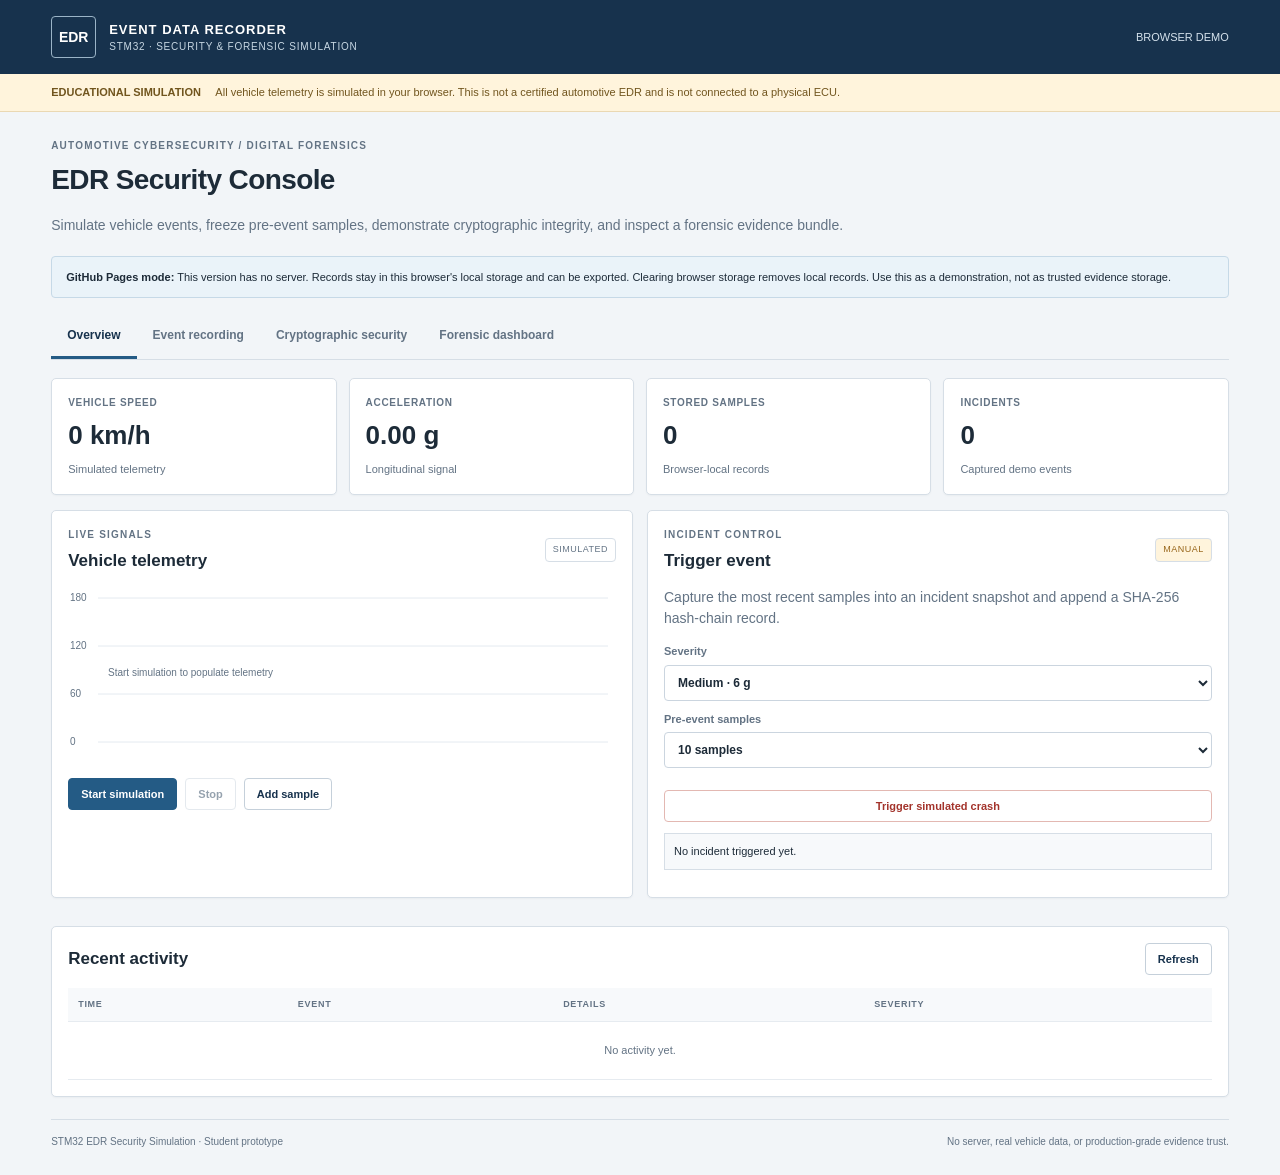
<file: index.html>
<!DOCTYPE html>
<html lang="en">
<head>
  <meta charset="UTF-8">
  <meta http-equiv="refresh" content="0; url=./stm32-edr-github-pages/">
  <title>STM32 EDR Security & Forensic Simulation</title>
</head>
<body>
  <p>Opening the EDR dashboard...</p>
  <p>
    <a href="./stm32-edr-github-pages/">Open the dashboard</a>
  </p>
</body>
</html>
</file>
<file: stm32-edr-github-pages/css/styles.css>
:root{--navy:#17324d;--blue:#245b85;--bg:#f2f5f8;--panel:#fff;--line:#d6dee6;--text:#1d2b38;--muted:#637384;--green:#24764c;--amber:#966316;--red:#a3332b}*{box-sizing:border-box}body{margin:0;background:var(--bg);color:var(--text);font:14px/1.5 "Segoe UI",Arial,sans-serif}.topbar{display:flex;align-items:center;gap:13px;background:var(--navy);color:#fff;padding:16px clamp(16px,4vw,52px)}.mark{display:grid;place-items:center;width:45px;height:42px;border:1px solid #9bb4c7;border-radius:4px;font-weight:800}.topbar strong,.topbar small{display:block}.topbar strong{font-size:13px;letter-spacing:1px}.topbar small{font-size:10px;color:#c7d7e3;letter-spacing:.8px}.server{margin-left:auto;font-size:11px;color:#d5e2ec}.warning{padding:10px clamp(16px,4vw,52px);background:#fff4dc;color:#71551e;border-bottom:1px solid #ead8b3;font-size:11px}.warning b{margin-right:12px}main{max-width:1360px;margin:auto;padding:26px clamp(16px,4vw,52px)}.pagehead{margin-bottom:20px}.eyebrow{font-size:10px;font-weight:800;letter-spacing:1.2px;color:var(--muted);margin:0 0 6px}h1{font-size:28px;margin:0 0 7px;letter-spacing:-.6px}h2{font-size:17px;margin:0}.muted{color:var(--muted)}.small{font-size:10px}.notice{padding:12px 14px;border:1px solid #c6d9e7;background:#eaf3f9;border-radius:4px;margin-bottom:16px;font-size:11px}.tabs{display:flex;overflow:auto;border-bottom:1px solid var(--line);margin-bottom:18px}.tab{border:0;border-bottom:3px solid transparent;background:transparent;padding:12px 16px;color:var(--muted);font:inherit;font-size:12px;font-weight:700;white-space:nowrap;cursor:pointer}.tab.active{color:var(--navy);border-color:var(--blue)}.view{display:none}.view.active{display:block}.metrics{display:grid;grid-template-columns:repeat(4,1fr);gap:12px;margin-bottom:15px}.metric,.card{background:var(--panel);border:1px solid var(--line);border-radius:5px;padding:16px;box-shadow:0 1px 2px #142a3c0a}.metric small{display:block;font-size:10px;color:var(--muted);font-weight:800;letter-spacing:.7px}.metric strong{display:block;font-size:26px;margin:6px 0}.metric p{font-size:11px;color:var(--muted);margin:0}.grid{display:grid;grid-template-columns:1fr 1fr;gap:14px;margin-bottom:14px}.card{margin-bottom:14px;min-width:0}.cardhead{display:flex;align-items:center;justify-content:space-between;gap:12px;margin-bottom:13px}.badge{font-size:9px;letter-spacing:.5px;border:1px solid var(--line);border-radius:4px;padding:4px 7px;color:var(--muted);white-space:nowrap}.badge.amber{background:#fff4dc;color:var(--amber)}.btn{border:1px solid #c5d0da;border-radius:4px;background:#fff;color:var(--navy);padding:9px 12px;font-size:11px;font-weight:700;cursor:pointer}.btn:hover{background:#f0f4f7}.btn.primary{background:var(--blue);border-color:var(--blue);color:#fff}.btn.danger{color:var(--red);border-color:#e3b8b2}.btn:disabled{opacity:.45;cursor:not-allowed}.actions{display:flex;align-items:center;gap:8px;flex-wrap:wrap;margin-top:12px}.full{width:100%;margin-top:12px}label{display:block;font-size:11px;font-weight:700;color:var(--muted);margin:10px 0}select,textarea{display:block;width:100%;margin-top:5px;border:1px solid #cbd5df;border-radius:4px;background:#fff;padding:9px;font:inherit;font-size:12px;color:var(--text)}textarea{min-height:90px;resize:vertical;font-family:ui-monospace,Consolas,monospace}.inline{padding:9px;background:#f7f9fb;border:1px solid var(--line);font-size:11px}.scroll{overflow-x:auto}table{border-collapse:collapse;width:100%;font-size:11px;text-align:left}th{background:#f7f9fb;text-transform:uppercase;font-size:9px;letter-spacing:.7px;color:var(--muted)}th,td{padding:10px;border-bottom:1px solid #e6ebf0;vertical-align:top;overflow-wrap:anywhere}td code{font-size:10px}.empty{text-align:center;color:var(--muted);padding:20px}.sectionhead{margin:6px 0 18px}.sectionhead h2{font-size:23px;margin-bottom:6px}.sectionhead p:last-child{font-size:12px}canvas{width:100%;height:180px;display:block}footer{display:flex;justify-content:space-between;gap:12px;flex-wrap:wrap;border-top:1px solid var(--line);padding-top:14px;margin-top:22px;color:var(--muted);font-size:10px}@media(max-width:800px){.grid{grid-template-columns:1fr}.metrics{grid-template-columns:repeat(2,1fr)}h1{font-size:23px}}@media(max-width:480px){.topbar small{font-size:8px}.server{font-size:9px}.metrics{gap:8px}.metric{padding:11px}.metric strong{font-size:22px}.card{padding:13px}}
</file>
